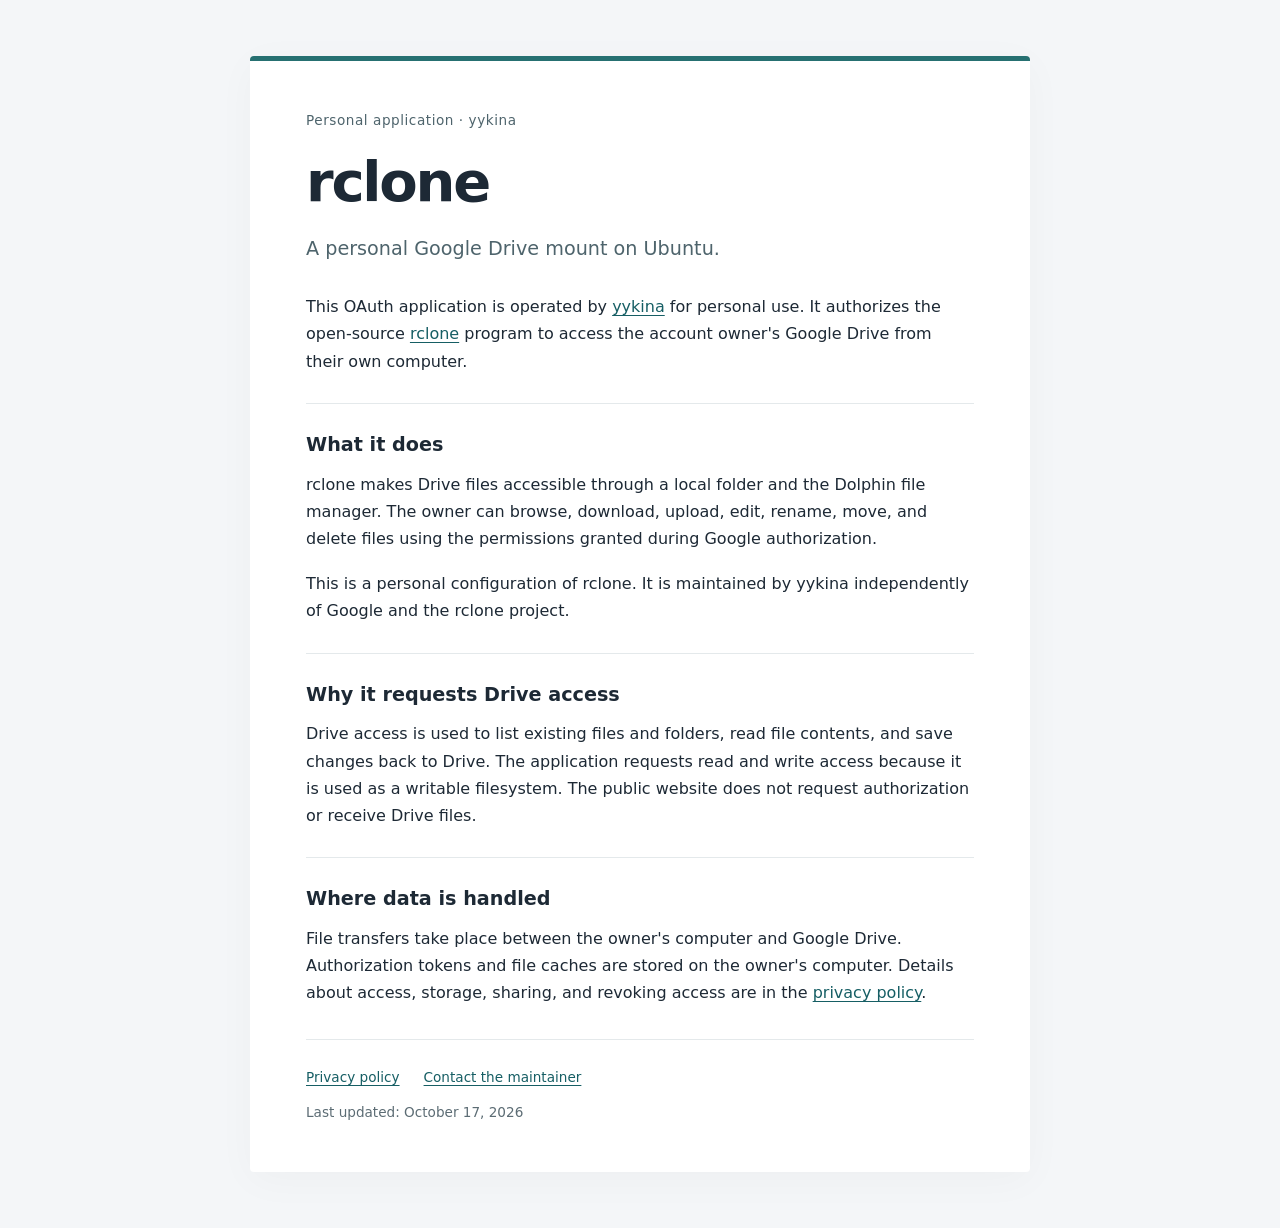
<file: index.html>
<!doctype html>
<html lang="en">
<head>
  <meta charset="utf-8">
  <meta name="viewport" content="width=device-width, initial-scale=1">
  <meta name="description" content="Information about yykina's personal rclone Google Drive mount.">
  <title>rclone · yykina's personal Drive mount</title>
  <link rel="stylesheet" href="style.css">
</head>
<body>
  <main>
    <p class="eyebrow">Personal application · yykina</p>
    <h1>rclone</h1>
    <p class="lead">A personal Google Drive mount on Ubuntu.</p>
    <p>This OAuth application is operated by <a href="https://github.com/yykina">yykina</a> for personal use. It authorizes the open-source <a href="https://rclone.org/">rclone</a> program to access the account owner's Google Drive from their own computer.</p>
    <section>
      <h2>What it does</h2>
      <p>rclone makes Drive files accessible through a local folder and the Dolphin file manager. The owner can browse, download, upload, edit, rename, move, and delete files using the permissions granted during Google authorization.</p>
      <p>This is a personal configuration of rclone. It is maintained by yykina independently of Google and the rclone project.</p>
    </section>
    <section>
      <h2>Why it requests Drive access</h2>
      <p>Drive access is used to list existing files and folders, read file contents, and save changes back to Drive. The application requests read and write access because it is used as a writable filesystem. The public website does not request authorization or receive Drive files.</p>
    </section>
    <section>
      <h2>Where data is handled</h2>
      <p>File transfers take place between the owner's computer and Google Drive. Authorization tokens and file caches are stored on the owner's computer. Details about access, storage, sharing, and revoking access are in the <a href="privacy.html">privacy policy</a>.</p>
    </section>
    <footer>
      <a href="privacy.html">Privacy policy</a>
      <a href="https://github.com/yykina/gdrive/issues">Contact the maintainer</a>
      <span>Last updated: October 17, 2026</span>
    </footer>
  </main>
</body>
</html>
</file>
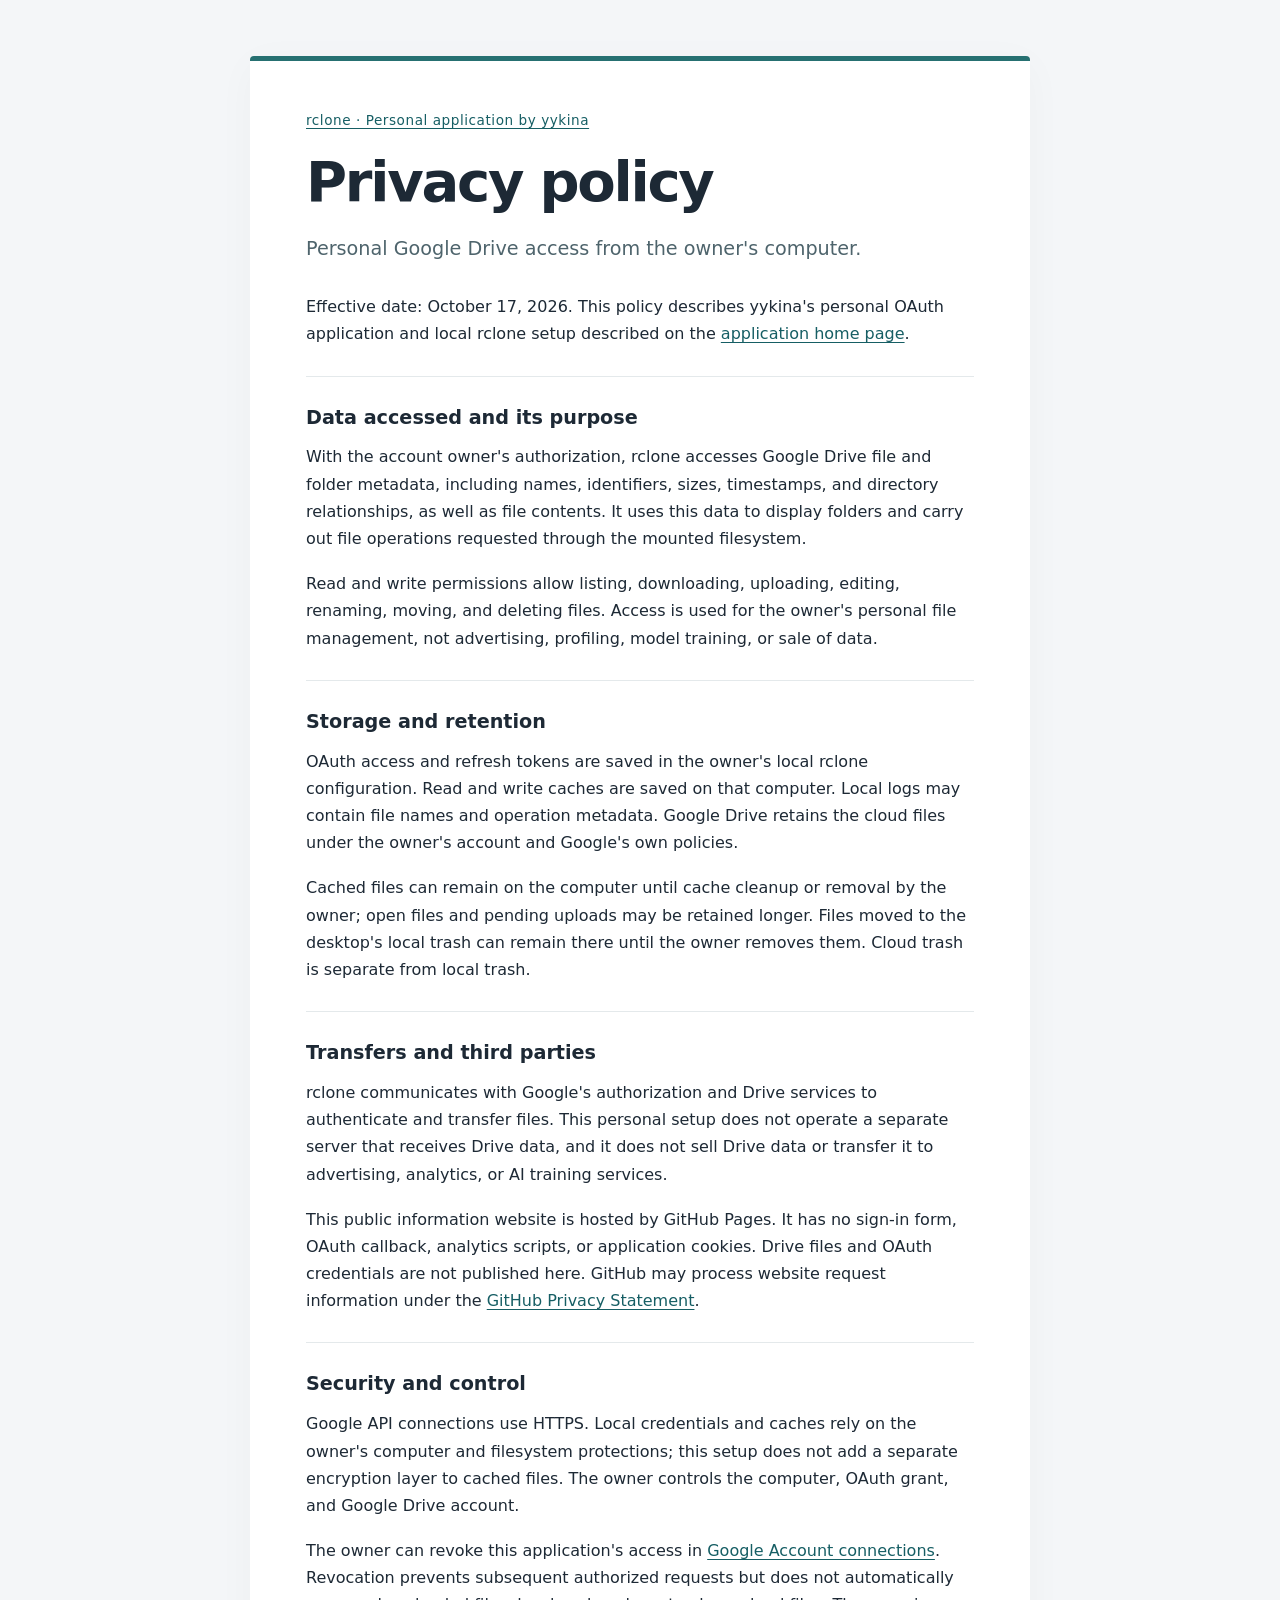
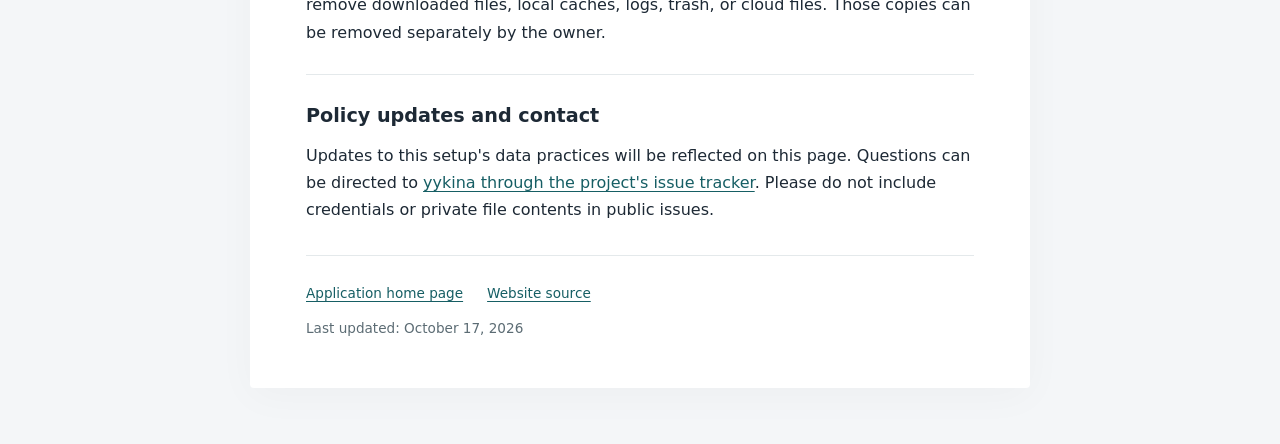
<file: privacy.html>
<!doctype html>
<html lang="en">
<head>
  <meta charset="utf-8">
  <meta name="viewport" content="width=device-width, initial-scale=1">
  <meta name="description" content="Privacy policy for yykina's personal rclone Google Drive mount.">
  <title>Privacy policy · rclone personal Drive mount</title>
  <link rel="stylesheet" href="style.css">
</head>
<body>
  <main>
    <p class="eyebrow"><a href="./">rclone · Personal application by yykina</a></p>
    <h1>Privacy policy</h1>
    <p class="lead">Personal Google Drive access from the owner's computer.</p>
    <p>Effective date: October 17, 2026. This policy describes yykina's personal OAuth application and local rclone setup described on the <a href="./">application home page</a>.</p>
    <section>
      <h2>Data accessed and its purpose</h2>
      <p>With the account owner's authorization, rclone accesses Google Drive file and folder metadata, including names, identifiers, sizes, timestamps, and directory relationships, as well as file contents. It uses this data to display folders and carry out file operations requested through the mounted filesystem.</p>
      <p>Read and write permissions allow listing, downloading, uploading, editing, renaming, moving, and deleting files. Access is used for the owner's personal file management, not advertising, profiling, model training, or sale of data.</p>
    </section>
    <section>
      <h2>Storage and retention</h2>
      <p>OAuth access and refresh tokens are saved in the owner's local rclone configuration. Read and write caches are saved on that computer. Local logs may contain file names and operation metadata. Google Drive retains the cloud files under the owner's account and Google's own policies.</p>
      <p>Cached files can remain on the computer until cache cleanup or removal by the owner; open files and pending uploads may be retained longer. Files moved to the desktop's local trash can remain there until the owner removes them. Cloud trash is separate from local trash.</p>
    </section>
    <section>
      <h2>Transfers and third parties</h2>
      <p>rclone communicates with Google's authorization and Drive services to authenticate and transfer files. This personal setup does not operate a separate server that receives Drive data, and it does not sell Drive data or transfer it to advertising, analytics, or AI training services.</p>
      <p>This public information website is hosted by GitHub Pages. It has no sign-in form, OAuth callback, analytics scripts, or application cookies. Drive files and OAuth credentials are not published here. GitHub may process website request information under the <a href="https://docs.github.com/en/site-policy/privacy-policies/github-general-privacy-statement">GitHub Privacy Statement</a>.</p>
    </section>
    <section>
      <h2>Security and control</h2>
      <p>Google API connections use HTTPS. Local credentials and caches rely on the owner's computer and filesystem protections; this setup does not add a separate encryption layer to cached files. The owner controls the computer, OAuth grant, and Google Drive account.</p>
      <p>The owner can revoke this application's access in <a href="https://myaccount.google.com/connections">Google Account connections</a>. Revocation prevents subsequent authorized requests but does not automatically remove downloaded files, local caches, logs, trash, or cloud files. Those copies can be removed separately by the owner.</p>
    </section>
    <section>
      <h2>Policy updates and contact</h2>
      <p>Updates to this setup's data practices will be reflected on this page. Questions can be directed to <a href="https://github.com/yykina/gdrive/issues">yykina through the project's issue tracker</a>. Please do not include credentials or private file contents in public issues.</p>
    </section>
    <footer>
      <a href="./">Application home page</a>
      <a href="https://github.com/yykina/gdrive">Website source</a>
      <span>Last updated: October 17, 2026</span>
    </footer>
  </main>
</body>
</html>
</file>
<file: style.css>
:root { color-scheme: light; font-family: system-ui, -apple-system, BlinkMacSystemFont, "Segoe UI", sans-serif; color: #1d2935; background: #f4f6f8; line-height: 1.7; }
* { box-sizing: border-box; }
body { margin: 0; padding: 56px 24px; }
main { max-width: 780px; margin: 0 auto; padding: 48px 56px; background: #fff; border-top: 5px solid #267071; border-radius: 4px; box-shadow: 0 8px 40px #13232b08; }
h1 { font-size: clamp(2.25rem, 7vw, 3.5rem); line-height: 1.15; letter-spacing: -.04em; margin: 18px 0; }
h2 { font-size: 1.2rem; line-height: 1.4; margin: 0 0 12px; }
p { margin: 0 0 18px; }
a { color: #165e64; text-underline-offset: 3px; overflow-wrap: anywhere; }
a:hover { color: #0e4044; }
a:focus-visible { outline: 3px solid #70b9ba; outline-offset: 4px; }
.eyebrow { color: #4e646c; font-size: .85rem; letter-spacing: .04em; }
.lead { color: #4e646c; font-size: 1.2rem; margin-bottom: 28px; }
section { padding-top: 28px; margin-top: 28px; border-top: 1px solid #e4e9eb; }
footer { display: flex; flex-wrap: wrap; gap: 12px 24px; padding-top: 26px; margin-top: 32px; border-top: 1px solid #e4e9eb; font-size: .85rem; }
footer span { flex-basis: 100%; color: #5c6c74; }
@media (max-width: 600px) { body { padding: 20px 12px; } main { padding: 28px 22px; } }
</file>
